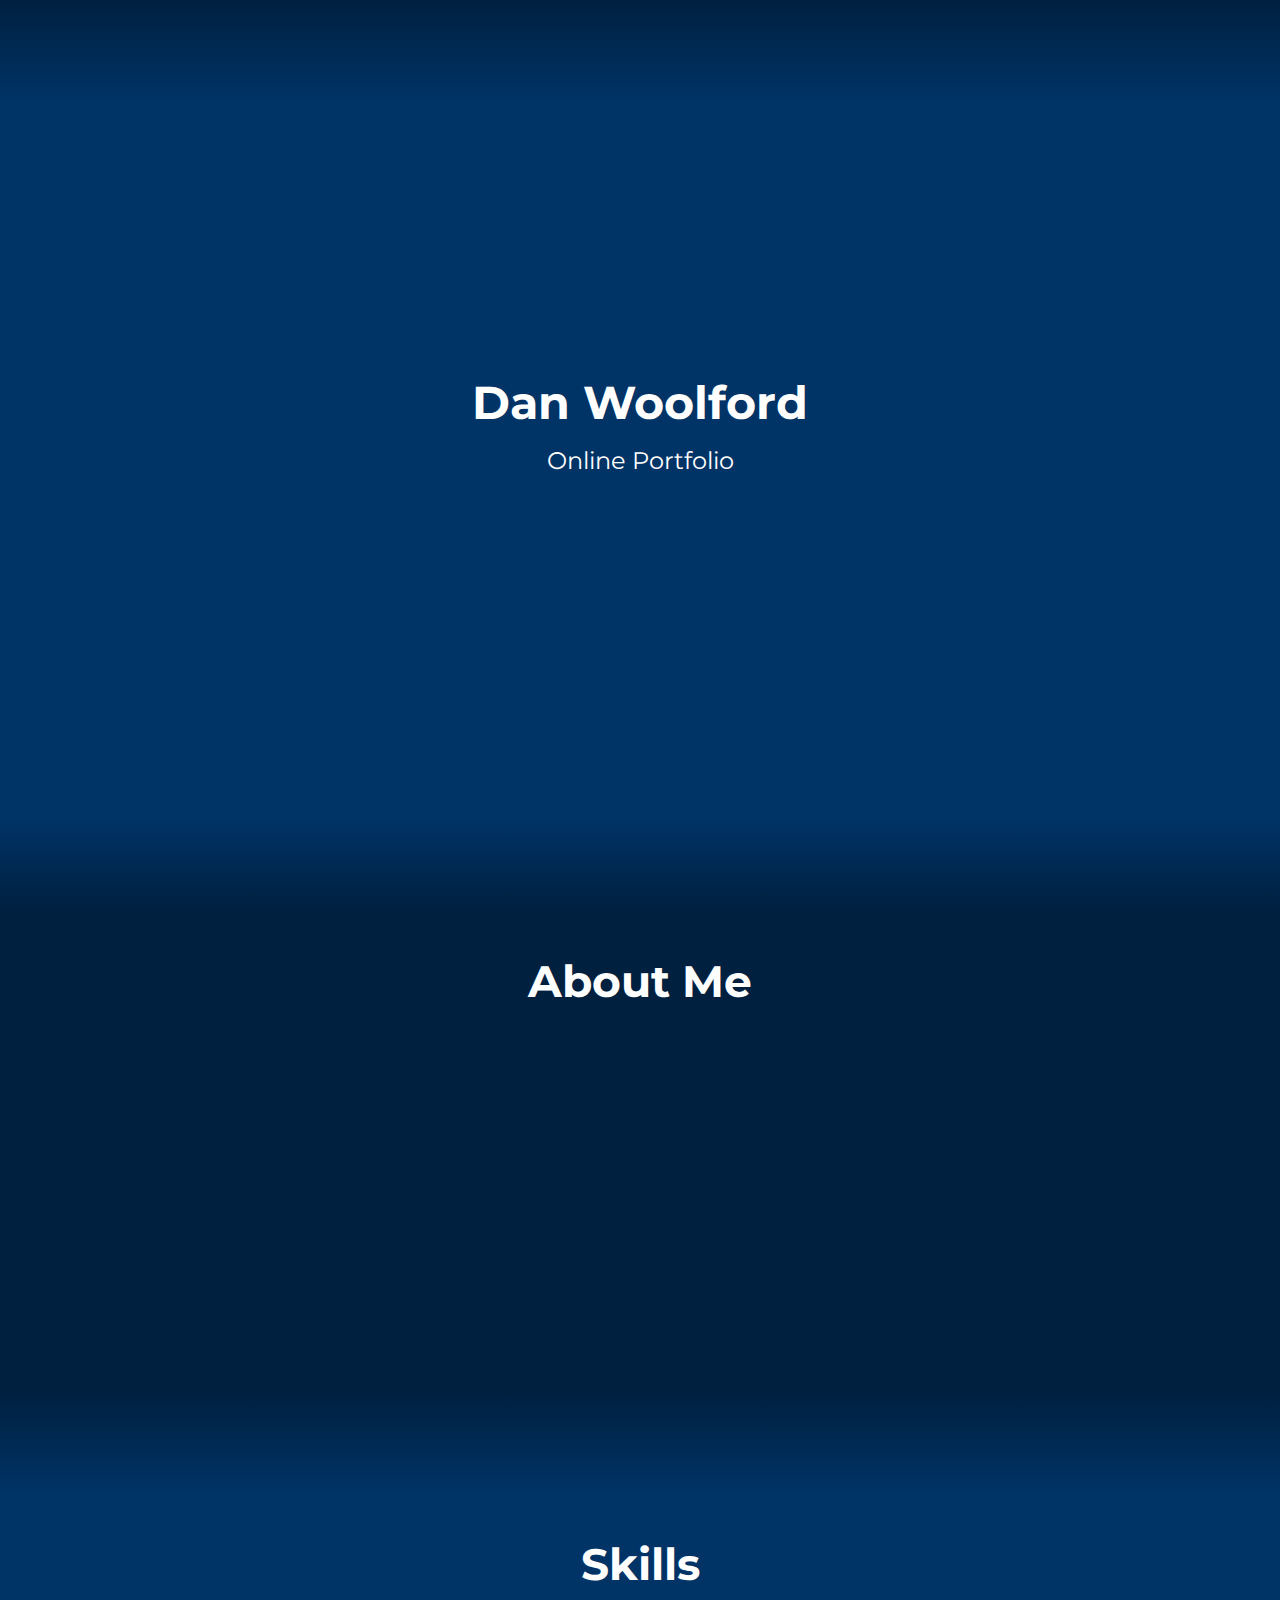
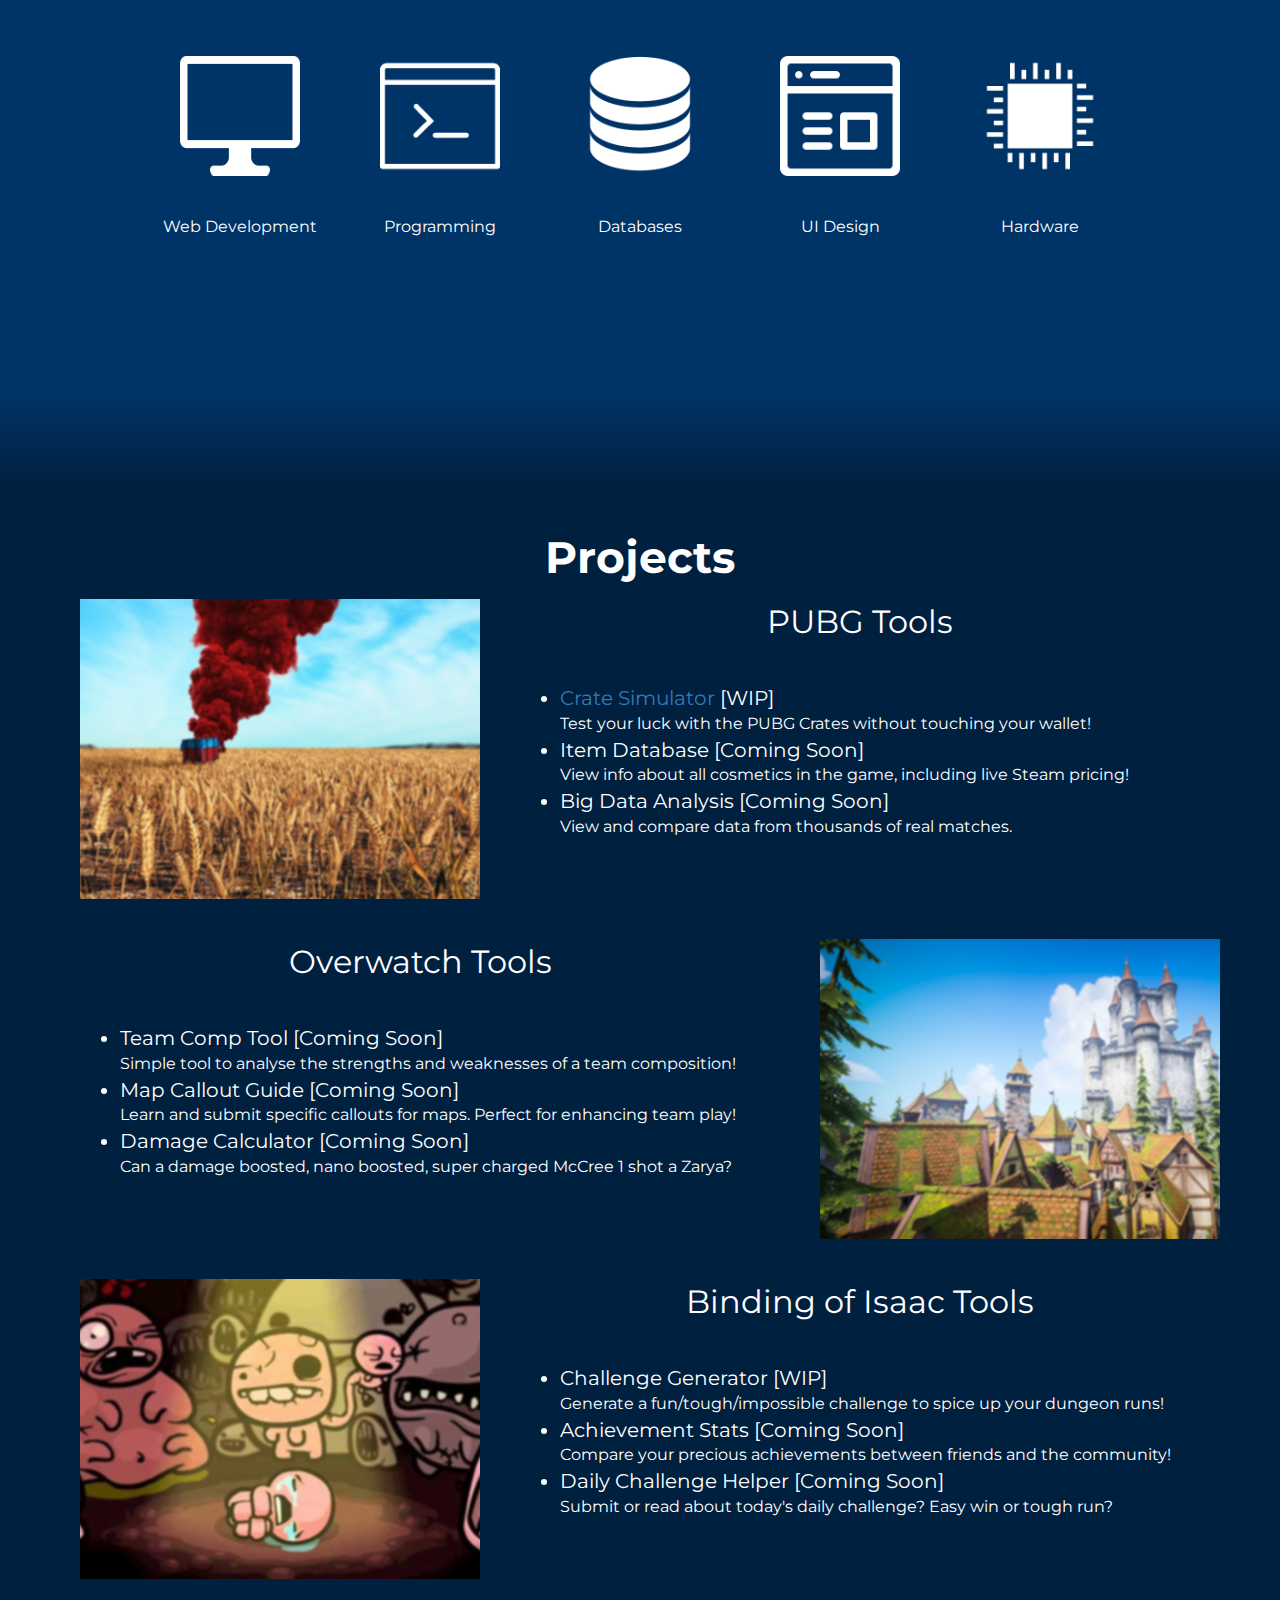
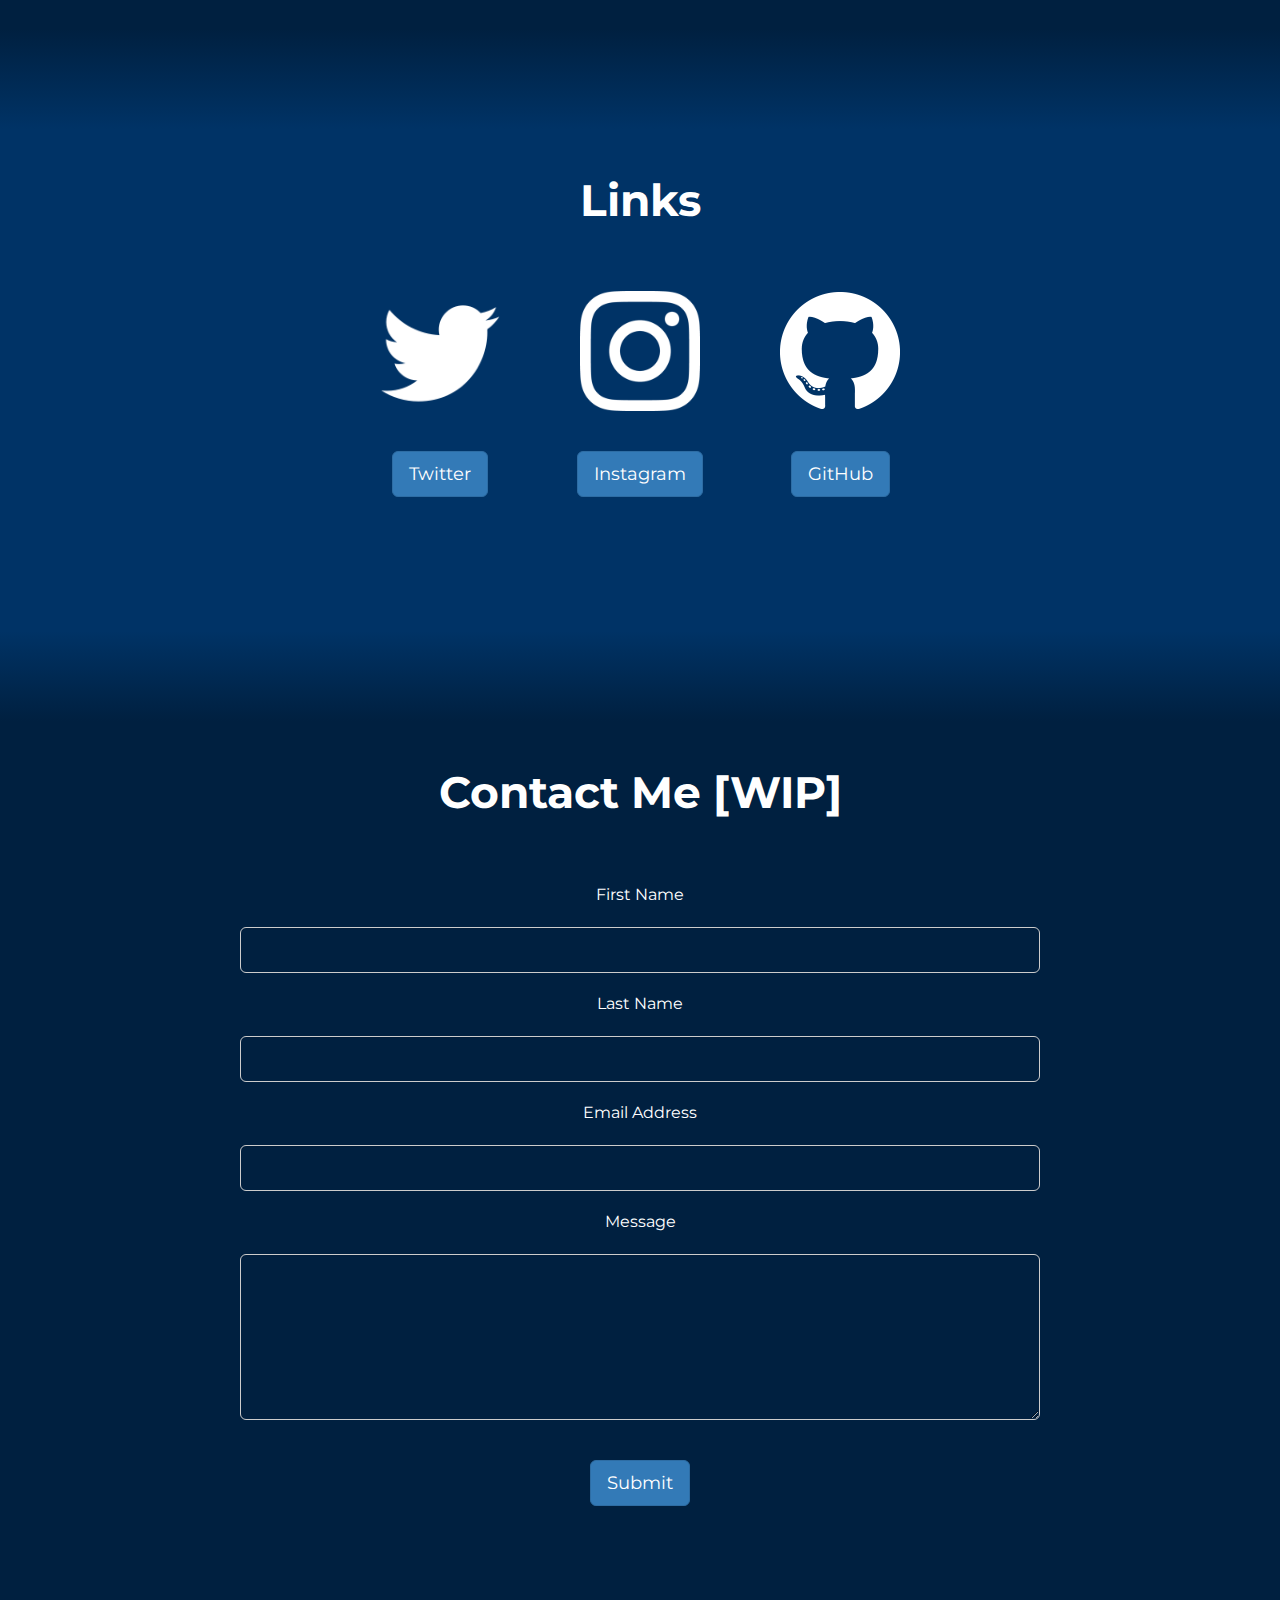
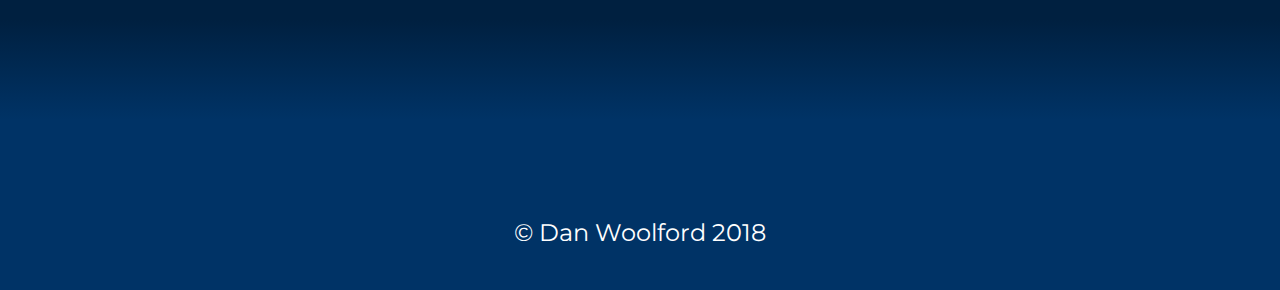
<file: Portfolio/index.html>
<html>

<link rel="stylesheet" href="https://maxcdn.bootstrapcdn.com/bootstrap/3.3.7/css/bootstrap.min.css" integrity="sha384-BVYiiSIFeK1dGmJRAkycuHAHRg32OmUcww7on3RYdg4Va+PmSTsz/K68vbdEjh4u" crossorigin="anonymous">
<script src="https://ajax.googleapis.com/ajax/libs/jquery/3.3.1/jquery.min.js"></script>
<script src="https://maxcdn.bootstrapcdn.com/bootstrap/3.3.7/js/bootstrap.min.js"></script>
<link rel="stylesheet" type="text/css" href="style.css">

<body>
<div class="bottom-section-fade"></div>
<div class="top-section" style="background-color: #003366;">

<div class="title">Dan Woolford</div>
<div class="subtitle">Online Portfolio</div>

</div>
<div class="top-section-fade"></div>

<div class="section-dark">
<div class="heading">About Me</div>
	<br><br><br><br><br><br><br><br><br><br><br><br><br><br><br><br>
</div>

<div class="bottom-section-fade"></div>

<div class="section-light">
<div class="heading">Skills</div><br><br>
	<div class="row">
		<div class="block"><br><img width="120px" height="120px" src="images/web.png"><br><br><br>
		<div class="textsmall">Web Development</div>
		</div><div class="block"><br><img width="120px" height="120px" src="images/code.png"><br><br><br>
		<div class="textsmall">Programming</div>
		</div><div class="block"><br><img width="120px" height="120px" src="images/db.png"><br><br><br>
		<div class="textsmall">Databases</div>
		</div><div class="block"><br><img width="120px" height="120px" src="images/ui.png"><br><br><br>
		<div class="textsmall">UI Design</div>
		</div><div class="block"><br><img width="120px" height="120px" src="images/cpu.png"><br><br><br>
		<div class="textsmall">Hardware</div>
		</div>
	</div>
</div>

<div class="top-section-fade"></div>

<div class="section-dark">
<div class="heading">Projects</div>

	<div class="row">
		<div class="container">
			<div class="block-left">
			<img src="images/pubg.png">
			</div><div class="block-text-right">
				<div class="infotitle">PUBG Tools</div><br><br>
				<div class="infotext">
					<ul>
						<li><a href="pubg/cratesim.html">Crate Simulator</a> [WIP] <div class="textsmall">Test your luck with the PUBG Crates without touching your wallet!</div></li>
						<li>Item Database [Coming Soon] <div class="textsmall">View info about all cosmetics in the game, including live Steam pricing!</div></li>
						<li>Big Data Analysis [Coming Soon] <div class="textsmall">View and compare data from thousands of real matches.</div></li>
					</ul> 
				</div>
			</div>
		</div>
	</div>
	<br><br>
	<div class="row">
		<div class="container">
			<div class="block-right">
			 <img src="images/overwatch.png">
			</div><div class="block-text-left">
			<div class="infotitle">Overwatch Tools</div><br><br>
				<div class="infotext">
					<ul>
						<li>Team Comp Tool [Coming Soon] <div class="textsmall">Simple tool to analyse the strengths and weaknesses of a team composition!</div></li>
						<li>Map Callout Guide [Coming Soon] <div class="textsmall">Learn and submit specific callouts for maps. Perfect for enhancing team play!</div></li>
						<li>Damage Calculator [Coming Soon] <div class="textsmall">Can a damage boosted, nano boosted, super charged McCree 1 shot a Zarya?</div></li>
					</ul> 
				</div>
			</div>
		</div>
	</div>
	<br><br>
	<div class="row">
		<div class="container">
			<div class="block-left">
			 <img src="images/boi.png">
			</div><div class="block-text-right">
			<div class="infotitle">Binding of Isaac Tools</div><br><br>
				<div class="infotext">
					<ul>
						<li>Challenge Generator [WIP] <div class="textsmall">Generate a fun/tough/impossible challenge to spice up your dungeon runs!</div></li>
						<li>Achievement Stats [Coming Soon] <div class="textsmall">Compare your precious achievements between friends and the community!</div></li>
						<li>Daily Challenge Helper [Coming Soon] <div class="textsmall">Submit or read about today's daily challenge? Easy win or tough run?</div></li>
					</ul> 
				</div>
			</div>
		</div>
	</div>
</div>

<div class="bottom-section-fade"></div>

<div class="section-light">
<div class="heading">Links</div><br><br>
	<div class="row">
		<div class="block"><br><img width="120px" height="120px" src="images/twitter.png"><br><br><br>
		<a target="_blank" href="http://twitter.com/DanWoolford_" class="btn btn-lg btn-primary">Twitter</a>
		</div><div class="block"><br><img width="120px" height="120px" src="images/instagram.png"><br><br><br>
		<a target="_blank" href="http://instagram.com/danwoolford_" class="btn btn-lg btn-primary">Instagram</a>
		</div><div class="block"><br><img width="120px" height="120px" src="images/github.png"><br><br><br>
		<a target="_blank" href="http://github.com/AvidPenguin" class="btn btn-lg btn-primary">GitHub</a>
		</div>
	</div>
</div>

<div class="top-section-fade"></div>

<div class="section-dark">
<div class="heading">Contact Me [WIP]</div><br><br><br>

<div class="center">
		<form>
			<div class="textsmall">First Name</div><br>
			<input type="text" class="form-control input-lg transparent-input" id="firstname"><br>
			<div class="textsmall">Last Name</div><br>
			<input type="text" class="form-control input-lg transparent-input" id="lastname"><br>
			<div class="textsmall">Email Address</div><br>
			<input type="email" class="form-control input-lg transparent-input" id="email"><br>
			<div class="textsmall">Message</div><br>
			<textarea class="form-control input-lg transparent-input" rows="6" id="message"></textarea>
			<br><br>
			<input type="submit" class="btn btn-primary btn-lg btn-send" value="Submit">
	  </form>
	  <br><br>
</div>
</div>

<div class="bottom-section-fade"></div><div class="subtitle"></div>

<br><br><br><br>
<div class="subtitle">© Dan Woolford  2018</div>
<br><br>

</body>
<script>
$(document).ready(function(){
    $('[data-toggle="popover"]').popover();   
});
</script>

</html>
</file>
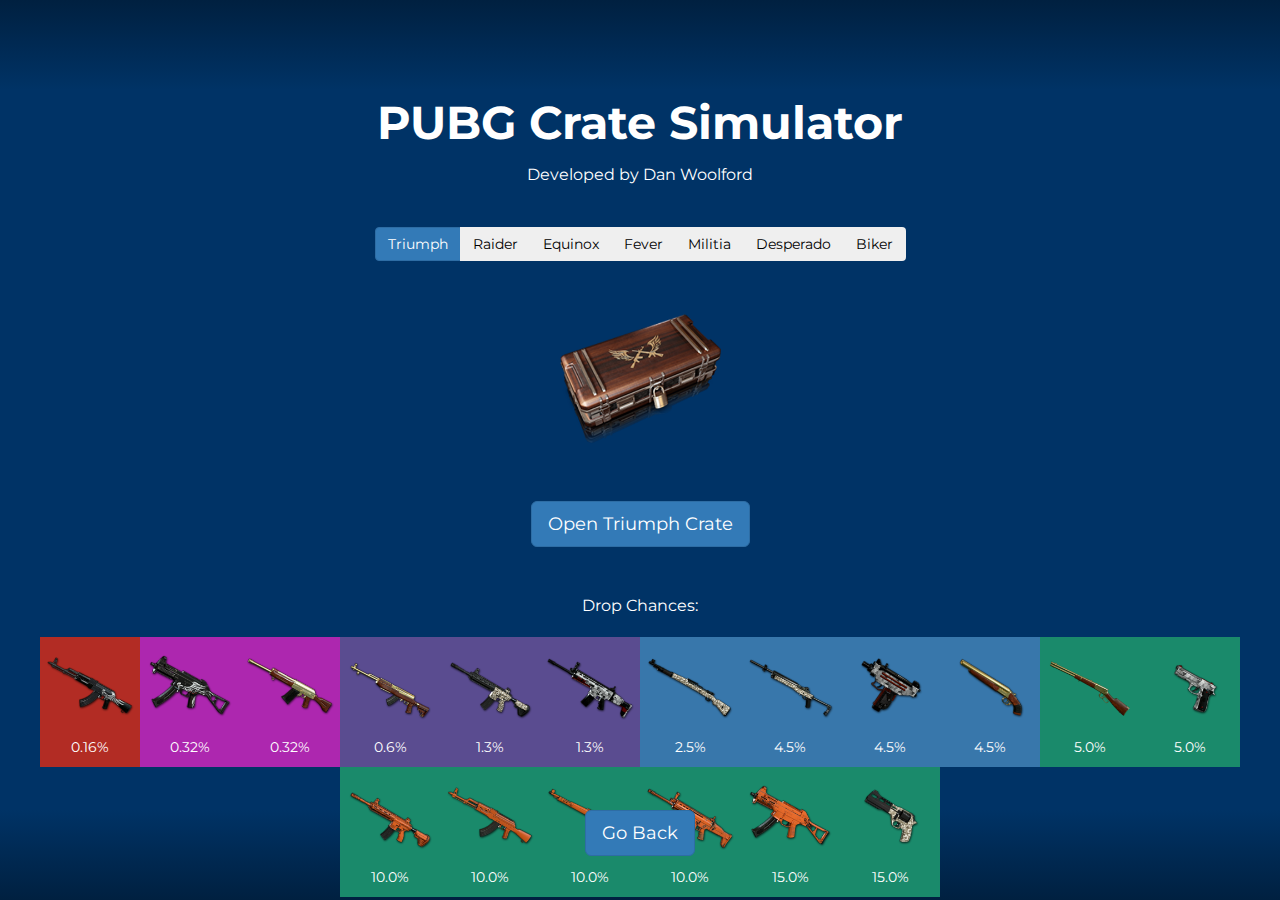
<file: Portfolio/pubg/cratesim.html>
<html>

<link rel="stylesheet" href="https://maxcdn.bootstrapcdn.com/bootstrap/3.3.7/css/bootstrap.min.css" integrity="sha384-BVYiiSIFeK1dGmJRAkycuHAHRg32OmUcww7on3RYdg4Va+PmSTsz/K68vbdEjh4u" crossorigin="anonymous">
<link rel="stylesheet" type="text/css" href="style.css">
<script src="https://ajax.googleapis.com/ajax/libs/jquery/3.3.1/jquery.min.js"></script>
<script src="https://maxcdn.bootstrapcdn.com/bootstrap/3.3.7/js/bootstrap.min.js"></script>

<body>
<div class="header"></div>
<div class="main">
<div class="title">PUBG Crate Simulator</div>
<div class="subtitle">Developed by Dan Woolford</div>

<br><br>

<div class="btn-group">
  <button id="btnTriumph" onclick="changeCrate('triumph')" class="btn btn-primary">Triumph</button>
  <button id="btnRaider" onclick="changeCrate('raider')" class="btn">Raider</button>
  <button id="btnEquinox" onclick="changeCrate('equinox')" class="btn">Equinox</button>
  <button id="btnFever" onclick="changeCrate('fever')" class="btn">Fever</button>
  <button id="btnMilitia" onclick="changeCrate('militia')" class="btn">Militia</button>
  <button id="btnDesperado" onclick="changeCrate('desperado')" class="btn">Desperado</button>
  <button id="btnBiker" onclick="changeCrate('biker')" class="btn">Biker</button>
</div>

<div id="divTriumph" style="display: block"><br>
	<img src="images/triumph/crate.png" width="200px" height="200px">
	<br><br>
	<button id="btnOpenTriumph" onclick="openCrate('triumph')" class="btn btn-lg btn-primary">Open Triumph Crate</button>
	<br><br><br>
	<div class="subtitle">Drop Chances:</div><br>
	<div class="drops">
		      <div class="dropItemRed">		<img href="#" data-trigger="hover" data-placement="top" data-toggle="popover" data-content="AKM - Glory" width="100px" height="100px" src="images/triumph/akm_glory.png"> 0.16%
		</div><div class="dropItemPink">	<img href="#" data-trigger="hover" data-placement="top" data-toggle="popover" data-content="UMP9 - Glory" width="100px" height="100px" src="images/triumph/ump9_glory.png">0.32%
		</div><div class="dropItemPink">	<img href="#" data-trigger="hover" data-placement="top" data-toggle="popover" data-content="S12K - Gold Plate" width="100px" height="100px" src="images/triumph/s12k_gold_plate.png">0.32%
		</div><div class="dropItemPurple">	<img href="#" data-trigger="hover" data-placement="top" data-toggle="popover" data-content="SKS - Gold Plate" width="100px" height="100px" src="images/triumph/sks_gold_plate.png">0.6%
		</div><div class="dropItemPurple">	<img href="#" data-trigger="hover" data-placement="top" data-toggle="popover" data-content="M416 - Desert Digital" width="100px" height="100px" src="images/triumph/m416_desert_digital.png">1.3%
		</div><div class="dropItemPurple">	<img href="#" data-trigger="hover" data-placement="top" data-toggle="popover" data-content="Scar-L - Trifecta" width="100px" height="100px" src="images/triumph/scar-l_trifecta.png">1.3%
		</div><div class="dropItemBlue">	<img href="#" data-trigger="hover" data-placement="top" data-toggle="popover" data-content="Kar98k - Desert Digital" width="100px" height="100px" src="images/triumph/kar98k_desert_digital.png">2.5%
		</div><div class="dropItemBlue">	<img href="#" data-trigger="hover" data-placement="top" data-toggle="popover" data-content="Mini14 - Desert Digital" width="100px" height="100px" src="images/triumph/mini14_desert_digital.png">4.5%
		</div><div class="dropItemBlue">	<img href="#" data-trigger="hover" data-placement="top" data-toggle="popover" data-content="Micro Uzi - Trifecta" width="100px" height="100px" src="images/triumph/micro_uzi_trifecta.png">4.5%
		</div><div class="dropItemBlue">	<img href="#" data-trigger="hover" data-placement="top" data-toggle="popover" data-content="Sawed-Off - Gold Plate" width="100px" height="100px" src="images/triumph/sawed-off_gold_plate.png">4.5%
		</div><div class="dropItemGreen">	<img href="#" data-trigger="hover" data-placement="top" data-toggle="popover" data-content="Win94 - Gold Plate" width="100px" height="100px" src="images/triumph/win94_gold_plate.png">5.0%
		</div><div class="dropItemGreen">	<img href="#" data-trigger="hover" data-placement="top" data-toggle="popover" data-content="P92 - Trifecta" width="100px" height="100px" src="images/triumph/p92_trifecta.png">5.0%
		</div><div class="dropItemGreen">	<img href="#" data-trigger="hover" data-placement="top" data-toggle="popover" data-content="M416 - Rugged (Orange)" width="100px" height="100px" src="images/triumph/m416_rugged_orange.png">10.0%
		</div><div class="dropItemGreen">	<img href="#" data-trigger="hover" data-placement="top" data-toggle="popover" data-content="AKM - Rugged (Orange)" width="100px" height="100px" src="images/triumph/akm_rugged_orange.png">10.0%
		</div><div class="dropItemGreen">	<img href="#" data-trigger="hover" data-placement="top" data-toggle="popover" data-content="Kar98k - Rugged (Orange)" width="100px" height="100px" src="images/triumph/kar98k_rugged_orange.png">10.0%
		</div><div class="dropItemGreen">	<img href="#" data-trigger="hover" data-placement="top" data-toggle="popover" data-content="Scar-L - Rugged (Orange)" width="100px" height="100px" src="images/triumph/scar-l_rugged_orange.png">10.0%
		</div><div class="dropItemGreen">	<img href="#" data-trigger="hover" data-placement="top" data-toggle="popover" data-content="UMP9 - Rugged (Orange)" width="100px" height="100px" src="images/triumph/ump9_rugged_orange.png">15.0%
		</div><div class="dropItemGreen">	<img href="#" data-trigger="hover" data-placement="top" data-toggle="popover" data-content="R45 - Desert Digital" width="100px" height="100px" src="images/triumph/r45_desert_digital.png">15.0%
		</div>
	</div>
</div>

<div id="divRaider" style="display: none"><br>
	<img src="images/raider/crate.png" width="200px" height="200px">
	<br><br>
	<button id="btnOpenRaider" onclick="openCrate('raider')" class="btn btn-lg btn-primary">Open Raider Crate</button>
	<br><br><br>
	<div class="subtitle">Drop Chances:</div><br>
	<div class="drops">
		<div class="dropItemRed"><img width="100px" height="100px" src="images/raider/s686_gold_plate.png"> 0.0064%
		</div><div class="dropItemPink"><img width="100px" height="100px" src="images/raider/kar98k_turquoise_delight.png">0.0128%
		</div><div class="dropItemPink"><img width="100px" height="100px" src="images/raider/m16a4_turquoise_delight.png">0.0128%
		</div><div class="dropItemPurple"><img width="100px" height="100px" src="images/raider/tommy_gun_turquoise_delight.png">0.028%
		</div><div class="dropItemPurple"><img width="100px" height="100px" src="images/raider/scar-l_silver_plate.png">0.05%
		</div><div class="dropItemPurple"><img width="100px" height="100px" src="images/raider/awm_jungle_digital.png">0.05%
		</div><div class="dropItemBlue"><img width="100px" height="100px" src="images/raider/p1911_turquoise_delight.png">0.08%
		</div><div class="dropItemBlue"><img width="100px" height="100px" src="images/raider/sks_jungle_digital.png">0.28%
		</div><div class="dropItemBlue"><img width="100px" height="100px" src="images/raider/vector_silver_plate.png">0.28%
		</div><div class="dropItemGreen"><img width="100px" height="100px" src="images/raider/s1897_silver_plate.png">0.4%
		</div><div class="dropItemGreen"><img width="100px" height="100px" src="images/raider/dp-28_silver_plate.png">1.4%
		</div><div class="dropItemGreen"><img width="100px" height="100px" src="images/raider/p18c_jungle_digital.png">1.4%
		</div><div class="dropItemGray"><img width="100px" height="100px" src="images/raider/r1895_silver_plate.png">3.0%
		</div><div class="dropItemGray"><img width="100px" height="100px" src="images/raider/kar98k_rugged_beige.png">6.5%
		</div><div class="dropItemGray"><img width="100px" height="100px" src="images/raider/s12k_rugged_beige.png">6.5%
		</div><div class="dropItemBlack"><img width="100px" height="100px" src="images/raider/m16a4_rugged_beige.png">20.0%
		</div><div class="dropItemBlack"><img width="100px" height="100px" src="images/raider/s686_rugged_beige.png">20.0%
		</div><div class="dropItemBlack"><img width="100px" height="100px" src="images/raider/crossbow_rugged_beige.png">20.0%
		</div><div class="dropItemBlack"><img width="100px" height="100px" src="images/raider/sks_rugged_beige.png">20.0%
		</div>
	</div>
</div>

<div id="divEquinox" style="display: none"><br>
	<img src="images/equinox/crate.png" width="200px" height="200px">
	<br><br>
	<button id="btnOpenEquinox" onclick="openCrate('equinox')" class="btn btn-lg btn-primary">Open Equinox Crate</button>
	<br><br><br>
	<div class="subtitle">Drop Chances:</div><br>
	<div class="drops">
		<div class="dropItemRed"><img width="100px" height="100px" src="images/triumph/akm_glory.png"> 0.16%
		</div><div class="dropItemPink"><img width="100px" height="100px" src="images/triumph/ump9_glory.png">0.32%
		</div><div class="dropItemPink"><img width="100px" height="100px" src="images/triumph/s12k_gold_plate.png">0.32%
		</div><div class="dropItemPurple"><img width="100px" height="100px" src="images/triumph/sks_gold_plate.png">0.6%
		</div><div class="dropItemPurple"><img width="100px" height="100px" src="images/triumph/m416_desert_digital.png">1.3%
		</div><div class="dropItemPurple"><img width="100px" height="100px" src="images/triumph/scar-l_trifecta.png">1.3%
		</div><div class="dropItemBlue"><img width="100px" height="100px" src="images/triumph/kar98k_desert_digital.png">2.5%
		</div><div class="dropItemBlue"><img width="100px" height="100px" src="images/triumph/mini14_desert_digital.png">4.5%
		</div><div class="dropItemBlue"><img width="100px" height="100px" src="images/triumph/micro_uzi_trifecta.png">4.5%
		</div><div class="dropItemBlue"><img width="100px" height="100px" src="images/triumph/sawed-off_gold_plate.png">4.5%
		</div><div class="dropItemGreen"><img width="100px" height="100px" src="images/triumph/win94_gold_plate.png">5.0%
		</div><div class="dropItemGreen"><img width="100px" height="100px" src="images/triumph/p92_trifecta.png">5.0%
		</div><div class="dropItemGreen"><img width="100px" height="100px" src="images/triumph/m416_rugged_orange.png">10.0%
		</div><div class="dropItemGreen"><img width="100px" height="100px" src="images/triumph/akm_rugged_orange.png">10.0%
		</div><div class="dropItemGreen"><img width="100px" height="100px" src="images/triumph/kar98k_rugged_orange.png">10.0%
		</div><div class="dropItemGreen"><img width="100px" height="100px" src="images/triumph/scar-l_rugged_orange.png">10.0%
		</div><div class="dropItemGreen"><img width="100px" height="100px" src="images/triumph/ump9_rugged_orange.png">15.0%
		</div><div class="dropItemGreen"><img width="100px" height="100px" src="images/triumph/r45_desert_digital.png">15.0%
		</div>
	</div>
</div>

<div id="divFever" style="display: none"><br>
	<img src="images/fever/crate.png" width="200px" height="200px">
	<br><br>
	<button id="btnOpenFever" onclick="openCrate('fever')" class="btn btn-lg btn-primary">Open Fever Crate</button>
	<br><br><br>
	<div class="subtitle">Drop Chances:</div><br>
	<div class="drops">
		<div class="dropItemRed"><img width="100px" height="100px" src="images/triumph/akm_glory.png"> 0.16%
		</div><div class="dropItemPink"><img width="100px" height="100px" src="images/triumph/ump9_glory.png">0.32%
		</div><div class="dropItemPink"><img width="100px" height="100px" src="images/triumph/s12k_gold_plate.png">0.32%
		</div><div class="dropItemPurple"><img width="100px" height="100px" src="images/triumph/sks_gold_plate.png">0.6%
		</div><div class="dropItemPurple"><img width="100px" height="100px" src="images/triumph/m416_desert_digital.png">1.3%
		</div><div class="dropItemPurple"><img width="100px" height="100px" src="images/triumph/scar-l_trifecta.png">1.3%
		</div><div class="dropItemBlue"><img width="100px" height="100px" src="images/triumph/kar98k_desert_digital.png">2.5%
		</div><div class="dropItemBlue"><img width="100px" height="100px" src="images/triumph/mini14_desert_digital.png">4.5%
		</div><div class="dropItemBlue"><img width="100px" height="100px" src="images/triumph/micro_uzi_trifecta.png">4.5%
		</div><div class="dropItemBlue"><img width="100px" height="100px" src="images/triumph/sawed-off_gold_plate.png">4.5%
		</div><div class="dropItemGreen"><img width="100px" height="100px" src="images/triumph/win94_gold_plate.png">5.0%
		</div><div class="dropItemGreen"><img width="100px" height="100px" src="images/triumph/p92_trifecta.png">5.0%
		</div><div class="dropItemGreen"><img width="100px" height="100px" src="images/triumph/m416_rugged_orange.png">10.0%
		</div><div class="dropItemGreen"><img width="100px" height="100px" src="images/triumph/akm_rugged_orange.png">10.0%
		</div><div class="dropItemGreen"><img width="100px" height="100px" src="images/triumph/kar98k_rugged_orange.png">10.0%
		</div><div class="dropItemGreen"><img width="100px" height="100px" src="images/triumph/scar-l_rugged_orange.png">10.0%
		</div><div class="dropItemGreen"><img width="100px" height="100px" src="images/triumph/ump9_rugged_orange.png">15.0%
		</div><div class="dropItemGreen"><img width="100px" height="100px" src="images/triumph/r45_desert_digital.png">15.0%
		</div>
	</div>
</div>

<div id="divMilitia" style="display: none"><br>
	<img src="images/militia/crate.png" width="200px" height="200px">
	<br><br>
	<button id="btnOpenMilitia" onclick="openCrate('militia')" class="btn btn-lg btn-primary">Open Militia Crate</button>
	<br><br><br>
	<div class="subtitle">Drop Chances:</div><br>
	<div class="drops">
		<div class="dropItemRed"><img width="100px" height="100px" src="images/triumph/akm_glory.png"> 0.16%
		</div><div class="dropItemPink"><img width="100px" height="100px" src="images/triumph/ump9_glory.png">0.32%
		</div><div class="dropItemPink"><img width="100px" height="100px" src="images/triumph/s12k_gold_plate.png">0.32%
		</div><div class="dropItemPurple"><img width="100px" height="100px" src="images/triumph/sks_gold_plate.png">0.6%
		</div><div class="dropItemPurple"><img width="100px" height="100px" src="images/triumph/m416_desert_digital.png">1.3%
		</div><div class="dropItemPurple"><img width="100px" height="100px" src="images/triumph/scar-l_trifecta.png">1.3%
		</div><div class="dropItemBlue"><img width="100px" height="100px" src="images/triumph/kar98k_desert_digital.png">2.5%
		</div><div class="dropItemBlue"><img width="100px" height="100px" src="images/triumph/mini14_desert_digital.png">4.5%
		</div><div class="dropItemBlue"><img width="100px" height="100px" src="images/triumph/micro_uzi_trifecta.png">4.5%
		</div><div class="dropItemBlue"><img width="100px" height="100px" src="images/triumph/sawed-off_gold_plate.png">4.5%
		</div><div class="dropItemGreen"><img width="100px" height="100px" src="images/triumph/win94_gold_plate.png">5.0%
		</div><div class="dropItemGreen"><img width="100px" height="100px" src="images/triumph/p92_trifecta.png">5.0%
		</div><div class="dropItemGreen"><img width="100px" height="100px" src="images/triumph/m416_rugged_orange.png">10.0%
		</div><div class="dropItemGreen"><img width="100px" height="100px" src="images/triumph/akm_rugged_orange.png">10.0%
		</div><div class="dropItemGreen"><img width="100px" height="100px" src="images/triumph/kar98k_rugged_orange.png">10.0%
		</div><div class="dropItemGreen"><img width="100px" height="100px" src="images/triumph/scar-l_rugged_orange.png">10.0%
		</div><div class="dropItemGreen"><img width="100px" height="100px" src="images/triumph/ump9_rugged_orange.png">15.0%
		</div><div class="dropItemGreen"><img width="100px" height="100px" src="images/triumph/r45_desert_digital.png">15.0%
		</div>
	</div>
</div>

<div id="divDesperado" style="display: none"><br>
	<img src="images/desperado/crate.png" width="200px" height="200px">
	<br><br>
	<button id="btnOpenDesperado" onclick="openCrate('desperado')" class="btn btn-lg btn-primary">Open Desperado Crate</button>
	<br><br><br>
	<div class="subtitle">Drop Chances:</div><br>
	<div class="drops">
		      <div class="dropItemRed">		<img href="#" data-trigger="hover" data-placement="top" data-toggle="popover" data-content="Some content" width="100px" height="100px" src="images/triumph/akm_glory.png"> 0.16%
		</div><div class="dropItemPink">	<img href="#" data-trigger="hover" data-placement="top" data-toggle="popover" data-content="Some content" width="100px" height="100px" src="images/triumph/ump9_glory.png">0.32%
		</div><div class="dropItemPink">	<img href="#" data-trigger="hover" data-placement="top" data-toggle="popover" data-content="Some content" width="100px" height="100px" src="images/triumph/s12k_gold_plate.png">0.32%
		</div><div class="dropItemPurple">	<img href="#" data-trigger="hover" data-placement="top" data-toggle="popover" data-content="Some content" width="100px" height="100px" src="images/triumph/sks_gold_plate.png">0.6%
		</div><div class="dropItemPurple">	<img href="#" data-trigger="hover" data-placement="top" data-toggle="popover" data-content="Some content" width="100px" height="100px" src="images/triumph/m416_desert_digital.png">1.3%
		</div><div class="dropItemPurple">	<img href="#" data-trigger="hover" data-placement="top" data-toggle="popover" data-content="Some content" width="100px" height="100px" src="images/triumph/scar-l_trifecta.png">1.3%
		</div><div class="dropItemBlue">	<img href="#" data-trigger="hover" data-placement="top" data-toggle="popover" data-content="Some content" width="100px" height="100px" src="images/triumph/kar98k_desert_digital.png">2.5%
		</div><div class="dropItemBlue">	<img href="#" data-trigger="hover" data-placement="top" data-toggle="popover" data-content="Some content" width="100px" height="100px" src="images/triumph/mini14_desert_digital.png">4.5%
		</div><div class="dropItemBlue">	<img href="#" data-trigger="hover" data-placement="top" data-toggle="popover" data-content="Some content" width="100px" height="100px" src="images/triumph/micro_uzi_trifecta.png">4.5%
		</div><div class="dropItemBlue">	<img href="#" data-trigger="hover" data-placement="top" data-toggle="popover" data-content="Some content" width="100px" height="100px" src="images/triumph/sawed-off_gold_plate.png">4.5%
		</div><div class="dropItemGreen">	<img href="#" data-trigger="hover" data-placement="top" data-toggle="popover" data-content="Some content" width="100px" height="100px" src="images/triumph/win94_gold_plate.png">5.0%
		</div><div class="dropItemGreen">	<img href="#" data-trigger="hover" data-placement="top" data-toggle="popover" data-content="Some content" width="100px" height="100px" src="images/triumph/p92_trifecta.png">5.0%
		</div><div class="dropItemGreen">	<img href="#" data-trigger="hover" data-placement="top" data-toggle="popover" data-content="Some content" width="100px" height="100px" src="images/triumph/m416_rugged_orange.png">10.0%
		</div><div class="dropItemGreen">	<img href="#" data-trigger="hover" data-placement="top" data-toggle="popover" data-content="Some content" width="100px" height="100px" src="images/triumph/akm_rugged_orange.png">10.0%
		</div><div class="dropItemGreen">	<img href="#" data-trigger="hover" data-placement="top" data-toggle="popover" data-content="Some content" width="100px" height="100px" src="images/triumph/kar98k_rugged_orange.png">10.0%
		</div><div class="dropItemGreen">	<img href="#" data-trigger="hover" data-placement="top" data-toggle="popover" data-content="Some content" width="100px" height="100px" src="images/triumph/scar-l_rugged_orange.png">10.0%
		</div><div class="dropItemGreen">	<img href="#" data-trigger="hover" data-placement="top" data-toggle="popover" data-content="Some content" width="100px" height="100px" src="images/triumph/ump9_rugged_orange.png">15.0%
		</div><div class="dropItemGreen">	<img href="#" data-trigger="hover" data-placement="top" data-toggle="popover" data-content="Some content" width="100px" height="100px" src="images/triumph/r45_desert_digital.png">15.0%
		</div>
	</div>
</div>

<div id="divBiker" style="display: none"><br>
	<img src="images/biker/crate.png" width="200px" height="200px">
	<br><br>
	<button id="btnOpenBiker" onclick="openCrate('biker')" class="btn btn-lg btn-primary">Open Biker Crate</button>
	<br><br><br>
	<div class="subtitle">Drop Chances:</div><br>
	<div class="drops">
		<div class="dropItemRed"><img width="100px" height="100px" src="images/triumph/akm_glory.png"> 0.16%
		</div><div class="dropItemPink"><img width="100px" height="100px" src="images/triumph/ump9_glory.png">0.32%
		</div><div class="dropItemPink"><img width="100px" height="100px" src="images/triumph/s12k_gold_plate.png">0.32%
		</div><div class="dropItemPurple"><img width="100px" height="100px" src="images/triumph/sks_gold_plate.png">0.6%
		</div><div class="dropItemPurple"><img width="100px" height="100px" src="images/triumph/m416_desert_digital.png">1.3%
		</div><div class="dropItemPurple"><img width="100px" height="100px" src="images/triumph/scar-l_trifecta.png">1.3%
		</div><div class="dropItemBlue"><img width="100px" height="100px" src="images/triumph/kar98k_desert_digital.png">2.5%
		</div><div class="dropItemBlue"><img width="100px" height="100px" src="images/triumph/mini14_desert_digital.png">4.5%
		</div><div class="dropItemBlue"><img width="100px" height="100px" src="images/triumph/micro_uzi_trifecta.png">4.5%
		</div><div class="dropItemBlue"><img width="100px" height="100px" src="images/triumph/sawed-off_gold_plate.png">4.5%
		</div><div class="dropItemGreen"><img width="100px" height="100px" src="images/triumph/win94_gold_plate.png">5.0%
		</div><div class="dropItemGreen"><img width="100px" height="100px" src="images/triumph/p92_trifecta.png">5.0%
		</div><div class="dropItemGreen"><img width="100px" height="100px" src="images/triumph/m416_rugged_orange.png">10.0%
		</div><div class="dropItemGreen"><img width="100px" height="100px" src="images/triumph/akm_rugged_orange.png">10.0%
		</div><div class="dropItemGreen"><img width="100px" height="100px" src="images/triumph/kar98k_rugged_orange.png">10.0%
		</div><div class="dropItemGreen"><img width="100px" height="100px" src="images/triumph/scar-l_rugged_orange.png">10.0%
		</div><div class="dropItemGreen"><img width="100px" height="100px" src="images/triumph/ump9_rugged_orange.png">15.0%
		</div><div class="dropItemGreen"><img width="100px" height="100px" src="images/triumph/r45_desert_digital.png">15.0%
		</div>
	</div>
</div>

<!--  REST OF CRATES   -->

<div id="divReward" class="popup">

  <div class="popup-content">
	<div id="rewardBackground">
    <img id="imgCrateReward" width="200px" height="200px">
	</div><br>
	<p id="pReceived"></p><p id="pReceivedInfo"></p>
	<button onclick="closePopup()" class="btn btn-primary">Close</button>
  </div>

</div>
</div><div class="footer">
	<a href="../index.html" class="btn btn-lg btn-primary">Go Back</a>
</div>
</body>
<script src="script.js"></script>
<script>
$(document).ready(function(){
    $('[data-toggle="popover"]').popover();   
});
</script>
</html>
</file>
<file: Portfolio/style.css>
/* ======================================================================= 
	Main CSS File
======================================================================= */

@import url('https://fonts.googleapis.com/css?family=Montserrat');

body {
	font-family: 'Montserrat', sans-serif;
	color: white;
	background-color: #003366;
	text-align: center;
}

.top-section {
	height: 80vh;
}

.top-section-fade {
    background: linear-gradient(#003366, #002040);
	height: 10vh;
}

.section-dark {
	padding-top: 40px;
	padding-bottom: 60px;
	box-shadow: 10px 10px;
	background-color: #002040;
}

.section-light {
	padding-top: 40px;
	padding-bottom: 60px;
	box-shadow: 10px 10px;
	background-color: #003366;
}

.bottom-section {
	height: 200px;
}

.bottom-section-fade {
    background: linear-gradient(#002040, #003366);
	height: 100px;
}

input.transparent-input{
   background-color:rgba(0,0,0,0) !important;
   color: white;
}

textarea.transparent-input{
   background-color:rgba(0,0,0,0) !important;
   color: white;
}

.title {
	font-size: 46px;
	font-weight: bold;
	padding-left: 10px;
	padding-right: 10px;
	padding-top: 30vh;
}

.subtitle {
	font-size: 24px;
	padding-left: 10px;
	padding-right: 10px;
	padding-top: 8px;
}

.heading {
	font-size: 44px;
	font-weight: bold;
}

.subheading {
	font-size: 30px;
}

.infotitle {
	font-size: 32px;
}

.textsmall{
	font-size: 16px;
}

.infotext {
	font-size: 20px;
	text-align: left;
}

.row {
	height: 300px;
	padding: 0;
	margin: 0;
}

.center {
	width: 800px;
	padding: 0;
	margin: auto;
}

.block{
	top: 0px;
	display: inline-block;
	height: 250px;
	width: 200px;
	padding: 0;
	margin: 0;
}

.progress {
	display: inline-block;
}

.block-text-left {
	height: 300px;
	width: 700px;
	padding: 10px;
	display: inline-block;
	float: left;
}

.block-left {
	height: 300px;
	width: 400px;
	padding: 10px;
	display: inline-block;
	float: left;
}


.block-text-right {
	height: 300px;
	width: 700px;
	padding: 10px;
	display: inline-block;
	float: right;
}
.block-right {
	height: 300px;
	width: 400px;
	padding: 10px;
	display: inline-block;
	float: right;
}
</file>
<file: Portfolio/pubg/style.css>
/* ======================================================================= 
	PUBG Crate Sim CSS
======================================================================= */

@import url('https://fonts.googleapis.com/css?family=Montserrat');

body {
	background-color: #003366;
	font-family: 'Montserrat', sans-serif;
	color: white;
	text-align: center;
}

button {
	color: black;
}

.main {
	background-color: #003366;
	height: 80vh;
}

.header {
	background: linear-gradient(#002040, #003366);
	height: 10vh;
}

.footer {
	background: linear-gradient(#003366, #002040);
	height: 10vh;
}

.title {
	font-size: 46px;
	font-weight: bold;
}

.subtitle {
	font-size: 16px;
	padding-left: 10px;
	padding-right: 10px;
	padding-top: 8px;
}

.drops {
	height: 120px;
}

#rewardBackground {
	margin: 0;
	padding: 0;
}

.dropItemRed{
	top: 0px;
	display: inline-block;
	height: 130px;
	width: 100px;
	padding: 0;
	margin: 0;
	background-color: #b22c24;
}

.dropItemPink{
	top: 0px;
	display: inline-block;
	height: 130px;
	width: 100px;
	padding: 0;
	margin: 0;
	background-color: #ad27af;
}

.dropItemPurple{
	top: 0px;
	display: inline-block;
	height: 130px;
	width: 100px;
	padding: 0;
	margin: 0;
	background-color: #5a4c90;
}

.popover{
    background: #002040;
}

.dropItemBlue{
	top: 0px;
	display: inline-block;
	height: 130px;
	width: 100px;
	padding: 0;
	margin: 0;
	background-color: #3877ab;
}

.dropItemGreen{
	top: 0px;
	display: inline-block;
	height: 130px;
	width: 100px;
	padding: 0;
	margin: 0;
	background-color: #1a8a6b;
}

.dropItemGray{
	top: 0px;
	display: inline-block;
	height: 130px;
	width: 100px;
	padding: 0;
	margin: 0;
	background-color: #aaaaaa;
}

.dropItemBlack{
	top: 0px;
	display: inline-block;
	height: 130px;
	width: 100px;
	padding: 0;
	margin: 0;
	background-color: #777777;
}


/* ======================================================================= 
Popup Box CSS
======================================================================= */
.popup {
    display: none; /* Hidden by default */
    position: fixed; /* Stay in place */
    z-index: 1; /* Sit on top */
    left: 0;
    top: 0;
    width: 100%; /* Full width */
    height: 100%; /* Full height */
    overflow: auto; /* Enable scroll if needed */
    background-color: rgb(0,0,0); /* Fallback color */
    background-color: rgba(0,0,0,0.4); /* Black w/ opacity */
}

.popup-content {
    background-color: #001020;
    margin: 15% auto;
    padding: 20px;
    border: 1px solid #888;
    width: 600px;
}

#title {
	font-size: 38px;
	padding-left: 10px;
	padding-right: 10px;
	padding-top: 8px;
}

#subtitle {
	font-size: 24px;
	padding-left: 10px;
	padding-right: 10px;
	padding-top: 8px;
}

#pReceived {
	text-align: center;
	font-size: 22px;
}

#pReceivedInfo {
	text-align: center;
	font-size: 14px;
}
</file>
